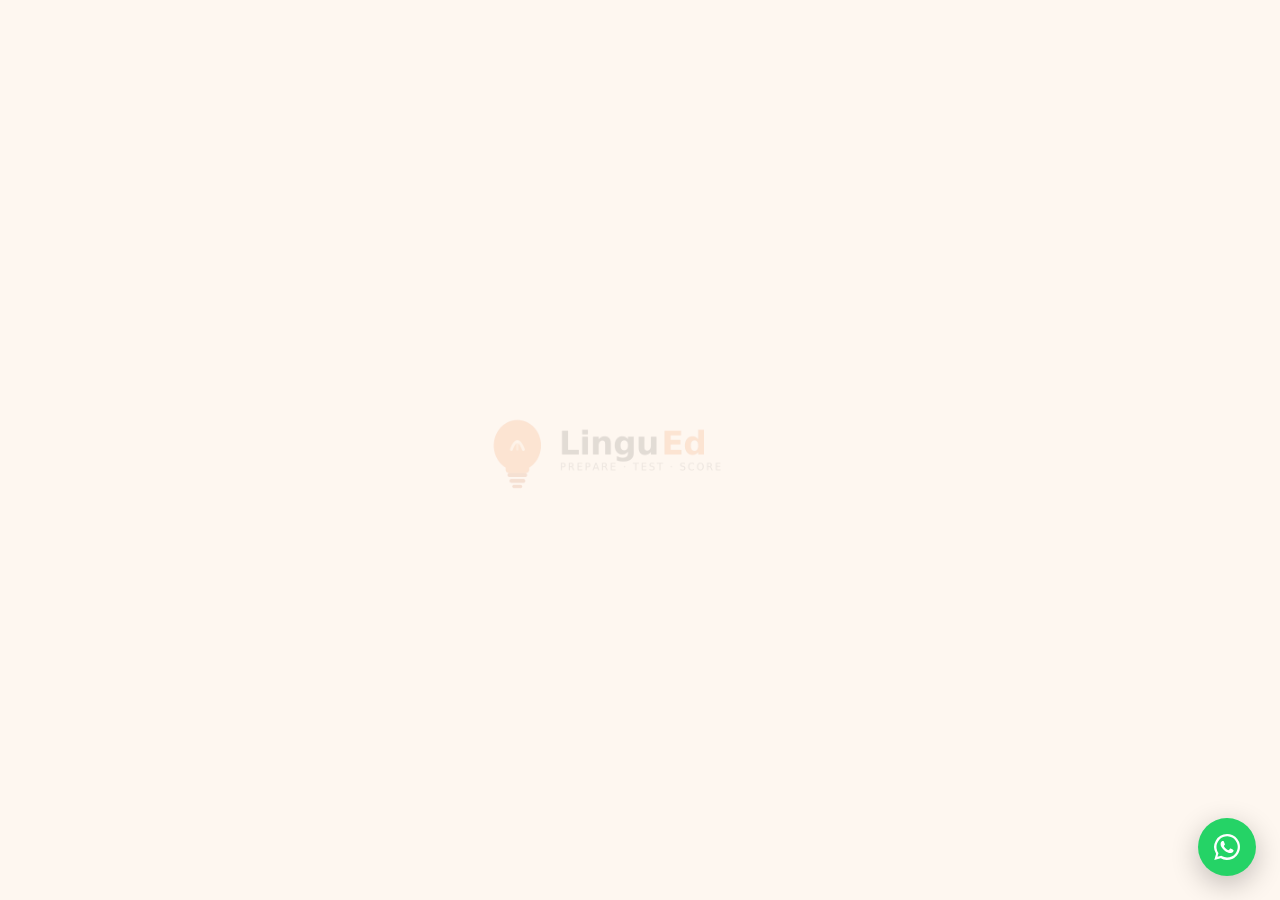
<file: free-assessment/index.html>
<!doctype html>
<html lang="en">
<head>
  <meta charset="utf-8" />
  <meta name="viewport" content="width=device-width, initial-scale=1" />
  <base href="/" />
  <meta name="description" content="Book your free LinguEd Test Readiness Assessment for TOEFL, IELTS, SAT, GRE, ACT, and other international tests." />
  <link rel="canonical" href="https://linguedcenter.com/free-assessment/" />
  <title>Free Test Readiness Assessment | LinguEd Center</title>
  <link rel="preconnect" href="https://fonts.googleapis.com" />
  <link rel="preconnect" href="https://fonts.gstatic.com" crossorigin />
  <link href="https://fonts.googleapis.com/css2?family=Outfit:wght@500;600;700;800&family=Source+Sans+3:wght@400;500;600;700&display=swap" rel="stylesheet" />
  <link rel="stylesheet" href="styles.css" />
</head>
<body class="assessment-route">
  <main class="assessment-route-backdrop" aria-hidden="true">
    <img src="assets/logo-full-dark.png" alt="" />
  </main>

  <a class="whatsapp-float" href="https://wa.me/250793520361" target="_blank" rel="noopener" aria-label="Chat with LinguEd on WhatsApp">
    <svg viewBox="0 0 32 32" aria-hidden="true"><path fill="currentColor" d="M16.04 3A12.9 12.9 0 0 0 5.1 22.74L3.3 29l6.42-1.69A12.97 12.97 0 1 0 16.04 3Zm0 23.57a10.58 10.58 0 0 1-5.39-1.48l-.39-.23-3.81 1 1.02-3.71-.25-.38a10.62 10.62 0 1 1 8.82 4.8Zm5.82-7.94c-.32-.16-1.89-.93-2.18-1.04-.29-.11-.5-.16-.72.16-.21.32-.82 1.04-1 1.25-.19.21-.37.24-.69.08-.32-.16-1.34-.49-2.55-1.58a9.59 9.59 0 0 1-1.77-2.2c-.18-.32-.02-.49.14-.65.14-.14.32-.37.48-.56.16-.18.21-.31.32-.52.1-.21.05-.4-.03-.56-.08-.16-.72-1.73-.98-2.37-.26-.62-.52-.54-.72-.55h-.61c-.21 0-.56.08-.85.4-.29.32-1.11 1.09-1.11 2.65s1.14 3.07 1.3 3.28c.16.21 2.24 3.42 5.43 4.8.76.33 1.35.52 1.81.67.76.24 1.45.21 2 .13.61-.09 1.89-.77 2.16-1.51.26-.74.26-1.38.18-1.51-.08-.13-.29-.21-.61-.37Z"/></svg>
  </a>

  <div id="assessmentModal" class="assessment-modal" aria-hidden="true">
    <div class="modal-shell" role="dialog" aria-modal="true" aria-labelledby="assessmentTitle">
      <header id="modalProgressHeader" class="modal-progress-header">
        <div class="modal-progress-row">
          <span id="stepLabel" class="step-label">Step 1 of 3</span>
          <button id="closeAssessment" class="icon-button" type="button" aria-label="Return to LinguEd homepage">✕</button>
        </div>
        <div class="progress-track" aria-hidden="true"><div id="progressBar" class="progress-bar"></div></div>
      </header>
      <div id="assessmentContent" class="assessment-content" aria-live="polite"></div>
    </div>
  </div>

  <script src="config.js"></script>
  <script src="app.js"></script>
</body>
</html>
</file>
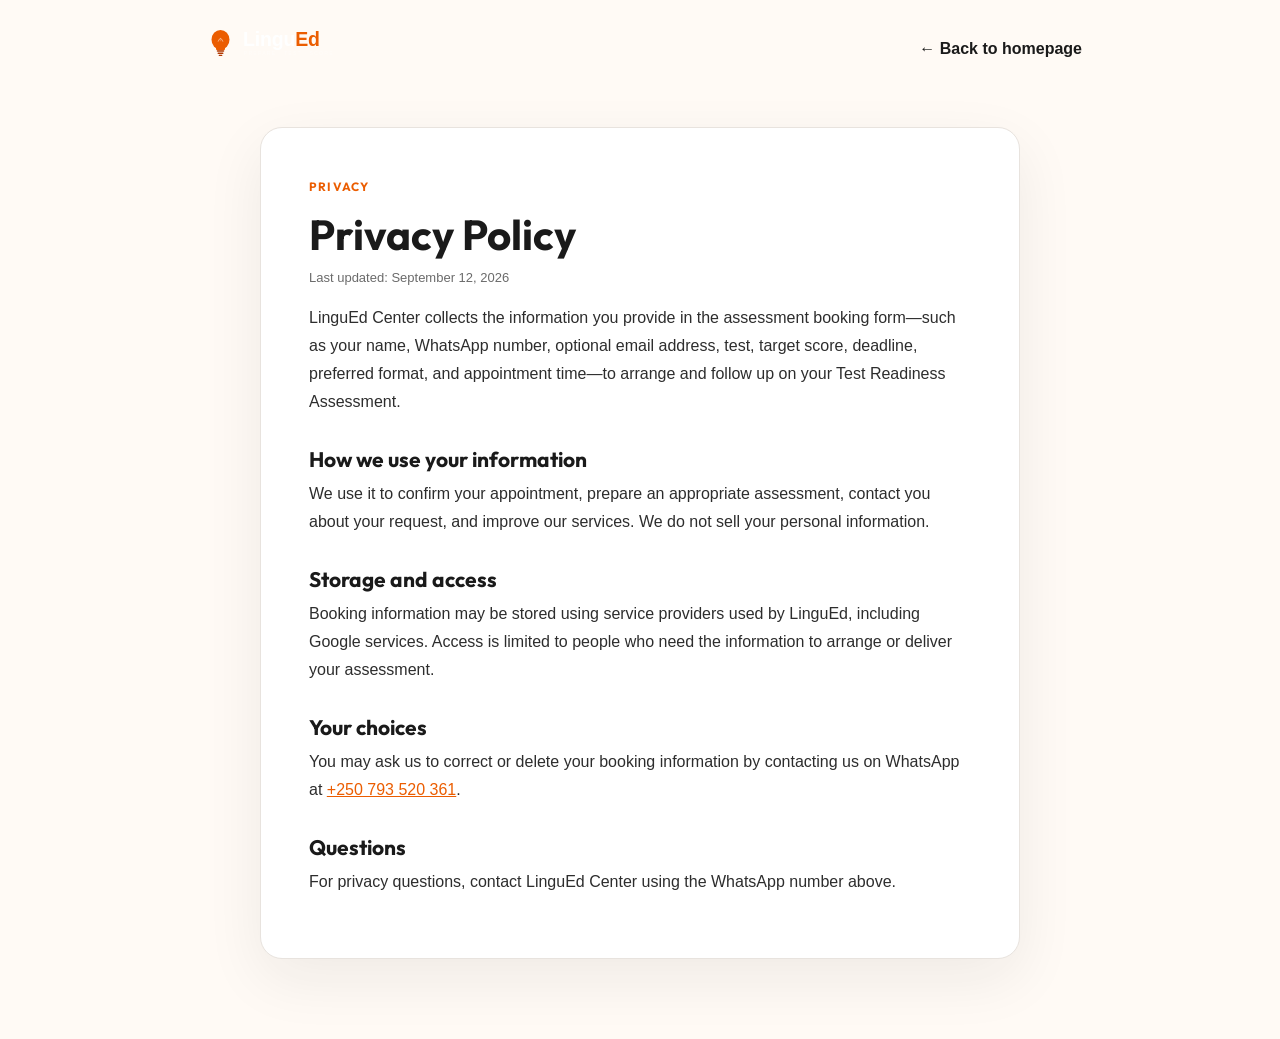
<file: privacy.html>
<!doctype html>
<html lang="en">
<head>
  <meta charset="UTF-8" />
  <meta name="viewport" content="width=device-width, initial-scale=1.0" />
  <meta name="robots" content="index,follow" />
  <title>Privacy Policy | LinguEd Center</title>
  <link rel="preconnect" href="https://fonts.googleapis.com" />
  <link rel="preconnect" href="https://fonts.gstatic.com" crossorigin />
  <link href="https://fonts.googleapis.com/css2?family=DM+Sans:wght@400;500;600&family=Outfit:wght@600;700&display=swap" rel="stylesheet" />
  <link rel="stylesheet" href="styles.css" />
</head>
<body class="legal-page">
  <header class="legal-header">
    <a href="index.html" aria-label="Return to LinguEd homepage"><img src="assets/logo.svg" alt="LinguEd Center" /></a>
    <a href="index.html">← Back to homepage</a>
  </header>
  <main class="legal-content">
    <p class="section-kicker">Privacy</p>
    <h1>Privacy Policy</h1>
    <p class="legal-updated">Last updated: September 12, 2026</p>
    <p>LinguEd Center collects the information you provide in the assessment booking form—such as your name, WhatsApp number, optional email address, test, target score, deadline, preferred format, and appointment time—to arrange and follow up on your Test Readiness Assessment.</p>
    <h2>How we use your information</h2>
    <p>We use it to confirm your appointment, prepare an appropriate assessment, contact you about your request, and improve our services. We do not sell your personal information.</p>
    <h2>Storage and access</h2>
    <p>Booking information may be stored using service providers used by LinguEd, including Google services. Access is limited to people who need the information to arrange or deliver your assessment.</p>
    <h2>Your choices</h2>
    <p>You may ask us to correct or delete your booking information by contacting us on WhatsApp at <a href="https://wa.me/250793520361">+250 793 520 361</a>.</p>
    <h2>Questions</h2>
    <p>For privacy questions, contact LinguEd Center using the WhatsApp number above.</p>
  </main>
</body>
</html>
</file>
<file: styles.css>
:root {
  --orange: #eb5d01;
  --orange-dark: #b23a04;
  --ink: #1a1a1a;
  --text: #2d2d2d;
  --muted: #6b6b6b;
  --line: #e8e3de;
  --cream: #fef7f0;
  --warm: #f3efe9;
  --white: #fff;
  --green: #2e8b4f;
  --error: #b42318;
  --error-bg: #fff1f0;
  --outfit: 'Outfit', -apple-system, BlinkMacSystemFont, 'Segoe UI', sans-serif;
  --source: 'Source Sans 3', -apple-system, BlinkMacSystemFont, 'Segoe UI', sans-serif;
}

* { box-sizing: border-box; }
html { scroll-behavior: smooth; }
body {
  margin: 0;
  background: var(--white);
  color: var(--text);
  font-family: var(--source);
  -webkit-font-smoothing: antialiased;
}
body.modal-open { overflow: hidden; }
.assessment-route { min-height: 100vh; background: var(--cream); }
.assessment-route-backdrop { min-height: 100vh; display: grid; place-items: center; }
.assessment-route-backdrop img { width: min(360px, 70vw); opacity: .12; }
button, input { font: inherit; }
button { -webkit-tap-highlight-color: transparent; }
a { color: inherit; }

.btn {
  border: 0;
  border-radius: 12px;
  cursor: pointer;
  font-family: var(--outfit);
  font-weight: 700;
  transition: background .15s ease, transform .15s ease, opacity .15s ease;
}
.btn:focus-visible, .choice:focus-visible, .icon-button:focus-visible, .back-button:focus-visible, .faq-question:focus-visible {
  outline: 3px solid rgba(235, 93, 1, .28);
  outline-offset: 3px;
}
.btn-primary { background: var(--orange); color: var(--white); }
.btn-primary:hover { background: var(--orange-dark); }
.btn-primary:active { transform: translateY(1px); }
.hero {
  position: relative;
  min-height: 460px;
  padding: 20px 64px 0;
  display: flex;
  align-items: flex-end;
  justify-content: center;
  gap: 36px;
  background: var(--cream);
}
.hero-brand { position: absolute; top: 24px; left: 48px; z-index: 2; }
.hero-brand img { width: 170px; height: auto; display: block; }
.hero-person-wrap { width: 245px; height: 440px; overflow: hidden; flex: 0 0 auto; }
.hero-person { width: 245px; height: 445px; object-fit: cover; object-position: center bottom; display: block; }
.hero-copy { max-width: 680px; padding-bottom: 28px; text-align: left; }
.hero-eyebrow { margin: 0 0 12px; color: var(--orange); font: 700 13px/1 var(--outfit); letter-spacing: .09em; text-transform: uppercase; }
.hero h1 {
  max-width: 760px;
  margin: 0 0 24px;
  color: var(--ink);
  font: 700 52px/1.15 var(--outfit);
  letter-spacing: -.02em;
}
.hero-subtitle { max-width: 640px; margin: 0 0 14px; font-size: 20px; line-height: 1.5; }
.test-pills { margin: 0 0 20px; display: flex; flex-wrap: wrap; gap: 8px; }
.test-pills span { padding: 6px 11px; border: 1px solid rgba(235, 93, 1, .24); border-radius: 999px; color: var(--orange-dark); background: rgba(255,255,255,.7); font: 700 12px/1 var(--outfit); }
.hero-cta { display: inline-flex; align-items: center; gap: 10px; padding: 16px 40px; font-size: 18px; }
.fine-print { margin: 12px 0 0; color: var(--muted); font-size: 13px; line-height: 1.45; }
.mobile-fine { display: none; }

.trust-strip {
  padding: 10px 64px;
  display: flex;
  justify-content: center;
  gap: 56px;
  flex-wrap: wrap;
  background: var(--cream);
  border-top: 1px solid var(--line);
}
.trust-item { display: flex; align-items: center; gap: 9px; color: var(--text); font-weight: 600; font-size: 14px; line-height: 1.2; }
.trust-number { color: var(--orange); font: 800 32px/1 var(--outfit); letter-spacing: -.03em; }
.trust-label { white-space: nowrap; }

.proof-section {
  padding: 80px 0 72px;
  display: flex;
  flex-direction: column;
  align-items: center;
  overflow: hidden;
  background: linear-gradient(180deg, var(--white) 0%, var(--cream) 100%);
}
.section-heading { max-width: 720px; margin: 0 auto 40px; padding: 0 24px; text-align: center; }
.section-kicker { display: block; margin-bottom: 10px; color: var(--orange); font: 700 12px/1 var(--outfit); letter-spacing: .1em; text-transform: uppercase; }
.section-heading h2 { margin: 0; color: var(--ink); font: 700 38px/1.15 var(--outfit); letter-spacing: -.02em; }
.section-heading p { margin: 14px auto 0; color: var(--muted); font-size: 18px; line-height: 1.5; }
.screenshot-scroller {
  width: 100%;
  display: flex;
  gap: 24px;
  overflow-x: auto;
  padding: 12px max(24px, calc((100vw - 1200px) / 2)) 28px;
  scrollbar-width: none;
  overscroll-behavior-inline: contain;
}
.screenshot-scroller::-webkit-scrollbar { display: none; }
.proof-item {
  width: 350px;
  flex: 0 0 350px;
  margin: 0;
  padding: 22px;
  border: 1px solid rgba(232, 227, 222, .9);
  border-radius: 24px;
  background: var(--white);
  box-shadow: 0 16px 45px rgba(54, 36, 24, .09);
}
.proof-featured { width: 390px; flex-basis: 390px; border-color: rgba(235, 93, 1, .28); box-shadow: 0 18px 55px rgba(235, 93, 1, .12); }
.proof-copy { min-height: 100px; }
.proof-tag { display: inline-flex; padding: 6px 10px; border-radius: 999px; color: var(--orange-dark); background: var(--cream); font: 700 11px/1 var(--outfit); letter-spacing: .06em; text-transform: uppercase; }
.proof-copy h3 { margin: 13px 0 3px; color: var(--ink); font: 700 27px/1.12 var(--outfit); letter-spacing: -.02em; }
.proof-copy p { margin: 0; color: var(--muted); font-size: 15px; }
.proof-shot {
  width: 100%;
  height: 330px;
  overflow: hidden;
  border: 1px solid var(--line);
  border-radius: 15px;
  background: #f7f7f7;
}
.proof-shot-button { display: block; padding: 0; cursor: zoom-in; transition: transform .18s ease, box-shadow .18s ease, border-color .18s ease; }
.proof-shot-button:hover { transform: translateY(-3px); border-color: rgba(235, 93, 1, .45); box-shadow: 0 12px 28px rgba(26, 26, 26, .12); }
.proof-shot-button:focus-visible { outline: 3px solid rgba(235, 93, 1, .35); outline-offset: 3px; }
.proof-shot img { width: 100%; height: 100%; display: block; object-fit: cover; object-position: top; }
.proof-shot img.crop-toefl-testimonial { object-position: center 44%; }
.proof-shot img.crop-toefl-score { object-position: center 35%; }
.proof-shot img.crop-toefl-c2-testimonial { object-position: center 42%; }
.proof-shot img.crop-toefl-90-testimonial { object-position: left center; }
.proof-shot img.crop-ielts-band-7 { object-position: center 48%; }
.proof-shot-review img { object-fit: contain; object-position: center; }
.proof-item figcaption { margin-top: 12px; color: var(--muted); text-align: center; font-size: 12px; font-weight: 600; line-height: 1.35; }
.placeholder-shot {
  display: flex;
  align-items: center;
  justify-content: center;
  padding: 16px;
  text-align: center;
  background: repeating-linear-gradient(135deg, var(--cream), var(--cream) 10px, var(--warm) 10px, var(--warm) 20px);
}
.placeholder-shot span { color: var(--muted); font: 600 12px/1.45 ui-monospace, Menlo, monospace; }
.faq-section h2 {
  margin: 32px 0 48px;
  color: var(--ink);
  text-align: center;
  font: 700 34px/1.2 var(--outfit);
}
.proof-cta { margin-top: 16px; display: inline-flex; align-items: center; gap: 10px; padding: 16px 32px; font-size: 17px; animation: proofCtaBounce 2.4s ease-in-out infinite; }
.proof-cta:hover, .proof-cta:focus-visible { animation-play-state: paused; }
@keyframes proofCtaBounce {
  0%, 70%, 100% { transform: translateY(0); }
  78% { transform: translateY(-7px); }
  86% { transform: translateY(0); }
  92% { transform: translateY(-3px); }
}
.results-disclaimer { max-width: 640px; margin: 28px 0 0; color: var(--muted); text-align: center; font-size: 12px; font-style: italic; line-height: 1.5; }
.mobile-disclaimer { display: none; }

.process-section { padding: 88px 64px; text-align: center; background: var(--white); }
.process-grid { width: min(1180px, 100%); margin: 0 auto 36px; display: grid; grid-template-columns: repeat(4, 1fr); gap: 16px; }
.process-grid article { padding: 30px 26px; border: 1px solid var(--line); border-radius: 18px; text-align: left; background: var(--white); box-shadow: 0 8px 28px rgba(26,26,26,.04); }
.process-grid article > span { width: 38px; height: 38px; display: grid; place-items: center; border-radius: 50%; color: var(--white); background: var(--orange); font: 700 16px var(--outfit); }
.process-grid h3 { margin: 20px 0 8px; color: var(--ink); font: 700 20px/1.25 var(--outfit); }
.process-grid p { margin: 0; color: var(--muted); font-size: 15px; line-height: 1.5; }
.process-cta { display: inline-flex; align-items: center; gap: 10px; padding: 15px 30px; font-size: 17px; }

.proof-lightbox {
  position: fixed;
  inset: 0;
  z-index: 70;
  display: none;
  place-items: center;
  padding: 24px;
  background: rgba(16, 13, 11, .9);
}
.proof-lightbox.open { display: grid; }
.proof-lightbox-dialog { position: relative; width: min(920px, 100%); max-height: calc(100vh - 48px); display: flex; flex-direction: column; align-items: center; }
.proof-lightbox img { max-width: 100%; max-height: calc(100vh - 145px); display: block; object-fit: contain; border-radius: 12px; background: var(--white); box-shadow: 0 20px 70px rgba(0, 0, 0, .35); }
.proof-lightbox p { max-width: 760px; margin: 16px 44px 0; color: var(--white); text-align: center; font: 600 18px/1.4 var(--outfit); }
.proof-lightbox-close { position: absolute; z-index: 1; top: 10px; right: 10px; width: 42px; height: 42px; border: 0; border-radius: 50%; cursor: pointer; color: var(--ink); background: rgba(255, 255, 255, .94); font-size: 18px; }
.proof-lightbox-close:focus-visible { outline: 3px solid var(--orange); outline-offset: 3px; }

.faq-section { padding: 96px 64px; background: var(--cream); display: flex; flex-direction: column; align-items: center; }
.faq-section h2 { margin: 0 0 44px; }
.faq-list { width: min(760px, 100%); }
.faq-item { border-bottom: 1px solid var(--line); padding: 20px 4px; }
.faq-question {
  width: 100%;
  padding: 0;
  border: 0;
  background: transparent;
  display: flex;
  justify-content: space-between;
  align-items: center;
  gap: 18px;
  cursor: pointer;
  color: var(--ink);
  text-align: left;
  font: 600 16px/1.4 var(--outfit);
}
.faq-chevron { flex: none; color: var(--orange); font-size: 16px; transition: transform .15s ease; }
.faq-item.open .faq-chevron { transform: rotate(90deg); }
.faq-answer { display: none; margin: 14px 0 0; padding-left: 14px; border-left: 3px solid var(--orange); color: var(--text); font-size: 15px; line-height: 1.6; }
.faq-answer p { margin: 0; }
.faq-answer p + p { margin-top: 12px; }
.faq-item.open .faq-answer { display: block; }

.about-section { padding: 96px 64px; display: flex; gap: 64px; align-items: center; justify-content: center; background: var(--white); }
.about-image-wrap { width: 420px; height: 420px; flex: 0 0 420px; overflow: hidden; border-radius: 16px; }
.about-image-wrap img { width: 100%; height: 100%; object-fit: cover; display: block; }
.about-copy { max-width: 600px; display: flex; flex-direction: column; gap: 20px; }
.about-copy h2 { margin: 0; color: var(--ink); font: 700 28px/1.25 var(--outfit); }
.about-copy > p { margin: 0; font-size: 16px; line-height: 1.6; }
.about-cta { padding: 15px 36px; font-size: 17px; }

.site-footer { padding: 56px 64px; display: flex; justify-content: space-between; gap: 40px; flex-wrap: wrap; background: var(--ink); }
.footer-brand { display: flex; flex-direction: column; gap: 6px; align-items: flex-start; }
.footer-brand img { width: 175px; height: 60px; object-fit: contain; }
.footer-brand span { max-width: 320px; margin-top: 16px; color: #b8b2aa; font-size: 14px; line-height: 1.6; }
.footer-links { display: flex; flex-direction: column; gap: 10px; }
.footer-label { color: #8a8a8a; font-weight: 600; font-size: 13px; }
.follow-label { margin-top: 10px; }
.footer-links a { color: var(--white); font-size: 15px; text-decoration: none; }
.footer-links a:first-of-type { color: var(--orange); font-weight: 600; }
.footer-links a:hover { text-decoration: underline; }
.copyright { align-self: flex-end; color: var(--muted); font-size: 13px; }
.whatsapp-float { position: fixed; right: 24px; bottom: 24px; z-index: 80; width: 58px; height: 58px; display: grid; place-items: center; border-radius: 50%; background: #25d366; color: #fff; box-shadow: 0 8px 28px rgba(0,0,0,.24); transition: transform .18s ease, box-shadow .18s ease; }
.whatsapp-float:hover { transform: translateY(-3px) scale(1.04); box-shadow: 0 12px 32px rgba(0,0,0,.3); }
.whatsapp-float:focus-visible { outline: 3px solid #fff; box-shadow: 0 0 0 6px #25d366; }
.whatsapp-float svg { width: 32px; height: 32px; }

/* Assessment modal */
.assessment-modal {
  position: fixed;
  inset: 0;
  z-index: 100;
  display: none;
  background: var(--white);
}
.assessment-modal.open { display: block; }
.modal-shell { min-height: 100%; height: 100%; overflow-y: auto; background: var(--white); }
.modal-progress-header {
  position: sticky;
  top: 0;
  z-index: 5;
  padding: 20px 64px 16px;
  display: flex;
  flex-direction: column;
  gap: 12px;
  border-bottom: 1px solid var(--line);
  background: rgba(255,255,255,.98);
  backdrop-filter: blur(8px);
}
.modal-progress-row { display: flex; align-items: center; justify-content: space-between; }
.step-label { color: var(--orange); text-transform: uppercase; letter-spacing: 1px; font: 700 12px var(--outfit); }
.icon-button { border: 0; padding: 3px 6px; cursor: pointer; color: var(--muted); background: transparent; font-size: 22px; line-height: 1; }
.progress-track { width: 100%; height: 6px; overflow: hidden; border-radius: 3px; background: var(--line); }
.progress-bar { height: 100%; width: 20%; border-radius: inherit; background: var(--orange); transition: width .3s ease; }
.assessment-content { min-height: calc(100vh - 92px); padding: 48px 64px 100px; display: flex; justify-content: center; }
.form-panel { width: 100%; max-width: 600px; display: flex; flex-direction: column; gap: 22px; }
.form-intro { display: flex; flex-direction: column; gap: 10px; }
.form-time { align-self: flex-start; padding: 6px 10px; border-radius: 999px; background: var(--cream); color: var(--orange); font: 700 11px var(--outfit); text-transform: uppercase; letter-spacing: .7px; }
.form-intro h1 { margin: 0; color: var(--ink); font: 700 30px/1.2 var(--outfit); }
.form-intro p { margin: 0; font-size: 16px; line-height: 1.5; }
.step-copy { display: flex; flex-direction: column; gap: 6px; }
.step-copy h2 { margin: 0; color: var(--ink); font: 700 24px/1.28 var(--outfit); }
.step-copy p { margin: 0; color: var(--muted); font-size: 15px; line-height: 1.5; }
.field-group { display: flex; flex-direction: column; gap: 8px; }
.field-label { color: var(--ink); font: 700 14px/1.35 var(--outfit); }
.optional { margin-left: 4px; color: var(--muted); font-weight: 500; }
.field-helper { margin: 0; color: var(--muted); font-size: 13px; line-height: 1.45; }
.text-input {
  width: 100%;
  padding: 14px 16px;
  border: 1px solid var(--line);
  border-radius: 10px;
  background: var(--white);
  color: var(--text);
  font-size: 16px;
  outline: none;
  transition: border-color .15s, box-shadow .15s;
}
.text-input:focus { border-color: var(--orange); box-shadow: 0 0 0 3px rgba(235,93,1,.1); }
.text-input.invalid { border-color: var(--error); box-shadow: 0 0 0 3px rgba(180,35,24,.08); }
.choice-grid { display: grid; grid-template-columns: 1fr 1fr; gap: 10px; }
.choice-stack { display: flex; flex-direction: column; gap: 8px; }
.choice-row { display: flex; flex-wrap: wrap; gap: 10px; }
.choice {
  width: 100%;
  padding: 14px 16px;
  border: 2px solid var(--line);
  border-radius: 10px;
  cursor: pointer;
  background: var(--white);
  color: var(--ink);
  text-align: left;
  font-weight: 600;
  font-size: 15px;
  transition: border-color .12s, background .12s, color .12s;
}
.choice:hover { border-color: #d6cec7; }
.choice.selected { border-color: var(--orange); background: var(--orange); color: var(--white); }
.choice-grid .choice { text-align: center; font: 700 15px var(--outfit); padding: 14px 8px; }
.choice-row .choice { width: auto; padding: 12px 22px; }
.format-choice { padding: 16px; font: 700 16px var(--outfit); }
.format-option { display: flex; flex-direction: column; gap: 6px; }
.format-option .field-helper { margin-left: 4px; }
.slot-picker { display: grid; grid-template-columns: repeat(2, minmax(0, 1fr)); gap: 10px; }
.slot-day { padding: 14px; border: 1px solid var(--line); border-radius: 12px; background: #fff; }
.slot-day h3 { margin: 0 0 10px; color: var(--ink); font: 700 14px var(--outfit); }
.slot-times { display: grid; grid-template-columns: repeat(3, 1fr); gap: 6px; }
.slot { padding: 9px 4px; border: 1px solid var(--line); border-radius: 8px; background: var(--white); color: var(--ink); cursor: pointer; font: 600 12px var(--outfit); }
.slot:hover { border-color: var(--orange); }
.slot.selected { border-color: var(--orange); background: var(--orange); color: var(--white); }
.privacy-note, .paid-note, .schedule-preview-note { margin: -4px 0 0; color: var(--muted); font-size: 12px; line-height: 1.5; }
.privacy-note a, .calendar-link { color: var(--orange); font-weight: 700; }
.paid-note { text-align: center; }
.schedule-preview-note { padding: 11px 13px; border-radius: 9px; background: #fff7ed; color: #8a4214; }
.schedule-preview-note code { font-size: 11px; }
.calendar-link { align-self: flex-start; font-size: 14px; }
.continue-button { width: 100%; padding: 16px; font-size: 17px; }
.back-button { align-self: flex-start; padding: 0; border: 0; background: transparent; color: var(--muted); cursor: pointer; font-weight: 600; font-size: 14px; }
.error-box { display: none; padding: 12px 14px; border: 1px solid #f1b6b1; border-radius: 10px; background: var(--error-bg); color: var(--error); font-size: 14px; line-height: 1.45; }
.error-box.visible { display: block; }
.checkbox-label { display: flex; align-items: flex-start; gap: 10px; cursor: pointer; font-size: 14px; line-height: 1.5; }
.checkbox-label input { width: 18px; height: 18px; margin: 3px 0 0; flex: none; accent-color: var(--orange); }
.submit-button[disabled] { opacity: .5; cursor: not-allowed; }
.submit-button[disabled]:hover { background: var(--orange); }

.success-header { padding: 24px 64px; display: flex; justify-content: space-between; align-items: center; border-bottom: 1px solid var(--line); }
.success-wordmark { font: 700 20px var(--outfit); }
.success-wordmark .accent { color: var(--orange); }
.success-content { min-height: calc(100vh - 77px); padding: 40px 64px; display: flex; flex-direction: column; align-items: center; justify-content: center; gap: 18px; text-align: center; }
.success-icon { width: 64px; height: 64px; display: flex; align-items: center; justify-content: center; border-radius: 50%; color: var(--white); background: var(--green); font-size: 32px; }
.success-content h1 { max-width: 560px; margin: 0; color: var(--ink); font: 700 30px/1.25 var(--outfit); }
.success-content p { max-width: 560px; margin: 0; font-size: 17px; line-height: 1.6; }
.debrief-note { max-width: 560px; padding: 16px 20px; border-radius: 12px; background: var(--cream); font-size: 15px !important; }
.back-home { margin-top: 12px; padding: 15px 40px; background: var(--ink); color: var(--white); font-size: 16px; }
.back-home:hover { background: #333; }
.submission-note { font-size: 12px !important; color: var(--muted); }
.booking-content { justify-content: flex-start; padding-top: 34px; padding-bottom: 70px; }
.calendar-booking-wrap { width: min(920px, 100%); margin-top: 4px; }
.calendar-alert { max-width: none !important; margin-bottom: 14px !important; padding: 12px 16px; border-radius: 10px; background: #fff4e8; color: #713a12; font-size: 14px !important; }
.calendar-embed { width: 100%; height: 620px; display: block; border: 1px solid var(--line); border-radius: 14px; background: var(--white); }
.calendar-open-link { display: inline-block; margin-top: 12px; color: var(--orange); font-weight: 700; }

@media (max-width: 900px) {
  .hero { min-height: 0; padding: 76px 20px 20px; display: block; text-align: center; }
  .hero-brand { top: 16px; left: 16px; }
  .hero-brand img { width: 135px; }
  .hero-person-wrap { display: none; }
  .hero-copy { max-width: none; padding: 0; text-align: center; }
  .hero-eyebrow { margin-bottom: 10px; font-size: 11px; }
  .hero h1 { margin: 0 0 14px; font-size: clamp(31px, 8.2vw, 38px); line-height: 1.14; }
  .hero-subtitle { margin: 0 0 12px; font-size: 16px; line-height: 1.5; }
  .test-pills { justify-content: center; margin-bottom: 16px; gap: 6px; }
  .test-pills span { padding: 5px 9px; font-size: 10px; }
  .hero-cta { width: 100%; justify-content: center; padding: 15px; font-size: 16px; }
  .desktop-fine { display: none; }
  .mobile-fine { display: block; margin-top: 12px; font-size: 12px; }

  .trust-strip { padding: 8px 20px; display: grid; grid-template-columns: 1fr 1fr; gap: 10px; }
  .trust-item { flex-direction: column; align-items: center; justify-content: center; gap: 4px; text-align: center; font-size: 12px; line-height: 1.25; }
  .trust-number { font-size: 25px; }
  .trust-label { white-space: normal; }

  .proof-section { padding: 58px 0 44px; }
  .section-heading { margin-bottom: 28px; padding: 0 20px; }
  .section-heading h2 { font-size: 29px; }
  .section-heading p { margin-top: 10px; font-size: 15px; }
  .screenshot-scroller { gap: 14px; padding: 8px 20px 24px; }
  .proof-item, .proof-featured { width: min(82vw, 320px); flex-basis: min(82vw, 320px); padding: 18px; border-radius: 20px; }
  .proof-copy { min-height: 88px; }
  .proof-copy h3 { font-size: 24px; }
  .proof-shot { width: 100%; height: 300px; border-radius: 13px; }
  .proof-item figcaption { margin-top: 10px; font-size: 11px; }
  .placeholder-shot { padding: 10px; }
  .placeholder-shot span { font-size: 10px; }
  .proof-cta { width: calc(100% - 40px); justify-content: center; padding: 14px 18px; font-size: 15px; }
  .desktop-disclaimer { display: none; }
  .mobile-disclaimer { display: block; margin-top: 22px; font-size: 11px; }
  .proof-lightbox { padding: 14px; }
  .proof-lightbox-dialog { max-height: calc(100vh - 28px); }
  .proof-lightbox img { max-height: calc(100vh - 120px); border-radius: 9px; }
  .proof-lightbox p { margin: 12px 34px 0; font-size: 15px; }
  .proof-lightbox-close { top: 8px; right: 8px; width: 38px; height: 38px; }

  .process-section { padding: 58px 20px; }
  .process-grid { grid-template-columns: 1fr; gap: 12px; margin-bottom: 26px; }
  .process-grid article { padding: 22px; }
  .process-grid h3 { margin-top: 14px; }
  .process-cta { width: 100%; justify-content: center; font-size: 15px; }

  .faq-section { padding: 48px 20px; }
  .faq-section h2 { margin: 0 0 28px; font-size: 24px; }
  .faq-item { padding: 16px 2px; }
  .faq-question { font-size: 14px; }
  .faq-answer { margin-top: 12px; padding-left: 12px; font-size: 13px; }

  .about-section { padding: 48px 20px; display: flex; flex-direction: column; gap: 24px; align-items: stretch; }
  .about-image-wrap { width: 100%; height: 220px; flex-basis: auto; border-radius: 16px; }
  .about-copy { gap: 18px; }
  .about-copy h2 { font-size: 22px; }
  .about-copy > p { font-size: 14px; line-height: 1.6; }
  .about-cta { width: 100%; padding: 15px; font-size: 15px; }
  .about-copy .fine-print { font-size: 12px; }

  .site-footer { padding: 40px 20px; flex-direction: column; gap: 30px; }
  .footer-brand img { width: 145px; height: auto; }
  .footer-brand span { margin-top: 10px; font-size: 13px; }
  .footer-links a { font-size: 14px; }
  .copyright { align-self: flex-start; }
  .whatsapp-float { right: 16px; bottom: 16px; width: 54px; height: 54px; }
  .whatsapp-float svg { width: 30px; height: 30px; }

  .modal-progress-header { padding: 14px 20px 12px; gap: 10px; }
  .step-label { font-size: 11px; }
  .icon-button { font-size: 20px; }
  .progress-track { height: 5px; }
  .assessment-content { min-height: calc(100vh - 71px); padding: 28px 20px 60px; }
  .form-panel { gap: 22px; }
  .form-intro { gap: 8px; }
  .form-intro h1 { font-size: 24px; }
  .form-intro p { font-size: 14px; }
  .step-copy h2 { font-size: 19px; }
  .step-copy p { font-size: 13px; }
  .field-label { font-size: 13px; }
  .field-helper { font-size: 12px; }
  .text-input { padding: 13px 14px; font-size: 15px; }
  .choice-grid { gap: 8px; }
  .choice { padding: 13px 14px; font-size: 14px; }
  .choice-grid .choice { padding: 12px 6px; font-size: 14px; }
  .choice-row { gap: 8px; }
  .choice-row .choice { padding: 11px 18px; font-size: 14px; }
  .format-choice { padding: 14px; font-size: 14px; }
  .slot-picker { grid-template-columns: 1fr; }
  .slot-day { padding: 12px; }
  .slot-times { gap: 7px; }
  .slot { min-height: 42px; }
  .continue-button { padding: 15px; font-size: 16px; }
  .back-button { font-size: 13px; }
  .checkbox-label { font-size: 13px; }

  .success-header { padding: 18px 20px; }
  .success-wordmark { font-size: 18px; }
  .success-content { min-height: calc(100vh - 62px); padding: 36px 20px; }
  .success-content h1 { font-size: 24px; }
  .success-content p { font-size: 15px; }
  .booking-content { padding-top: 26px; }
  .calendar-alert { font-size: 13px !important; }
  .calendar-embed { height: 650px; border-radius: 10px; }
  .back-home { width: 100%; }
}

@media (prefers-reduced-motion: reduce) {
  .proof-cta { animation: none; }
}

@media (max-width: 365px) {
  .choice-row .choice { flex: 1 1 auto; }
}

.legal-page { min-height: 100vh; background: #fffaf5; }
.legal-header { max-width: 940px; margin: 0 auto; padding: 24px 28px; display: flex; align-items: center; justify-content: space-between; }
.legal-header img { width: 150px; height: auto; }
.legal-header a { color: var(--ink); font-weight: 700; text-decoration: none; }
.legal-content { max-width: 760px; margin: 30px auto 80px; padding: 48px; border: 1px solid var(--line); border-radius: 22px; background: var(--white); box-shadow: 0 20px 60px rgba(35,28,22,.07); }
.legal-content h1 { margin: 8px 0; color: var(--ink); font: 700 42px/1.15 var(--outfit); }
.legal-content h2 { margin: 30px 0 8px; color: var(--ink); font: 700 21px var(--outfit); }
.legal-content p { margin: 0 0 14px; line-height: 1.75; }
.legal-content a { color: var(--orange); }
.legal-updated { color: var(--muted); font-size: 13px; }
@media (max-width: 700px) {
  .legal-header { padding: 18px 20px; }
  .legal-header img { width: 120px; }
  .legal-header a { font-size: 13px; }
  .legal-content { margin: 10px 14px 50px; padding: 28px 22px; }
  .legal-content h1 { font-size: 32px; }
}
</file>
